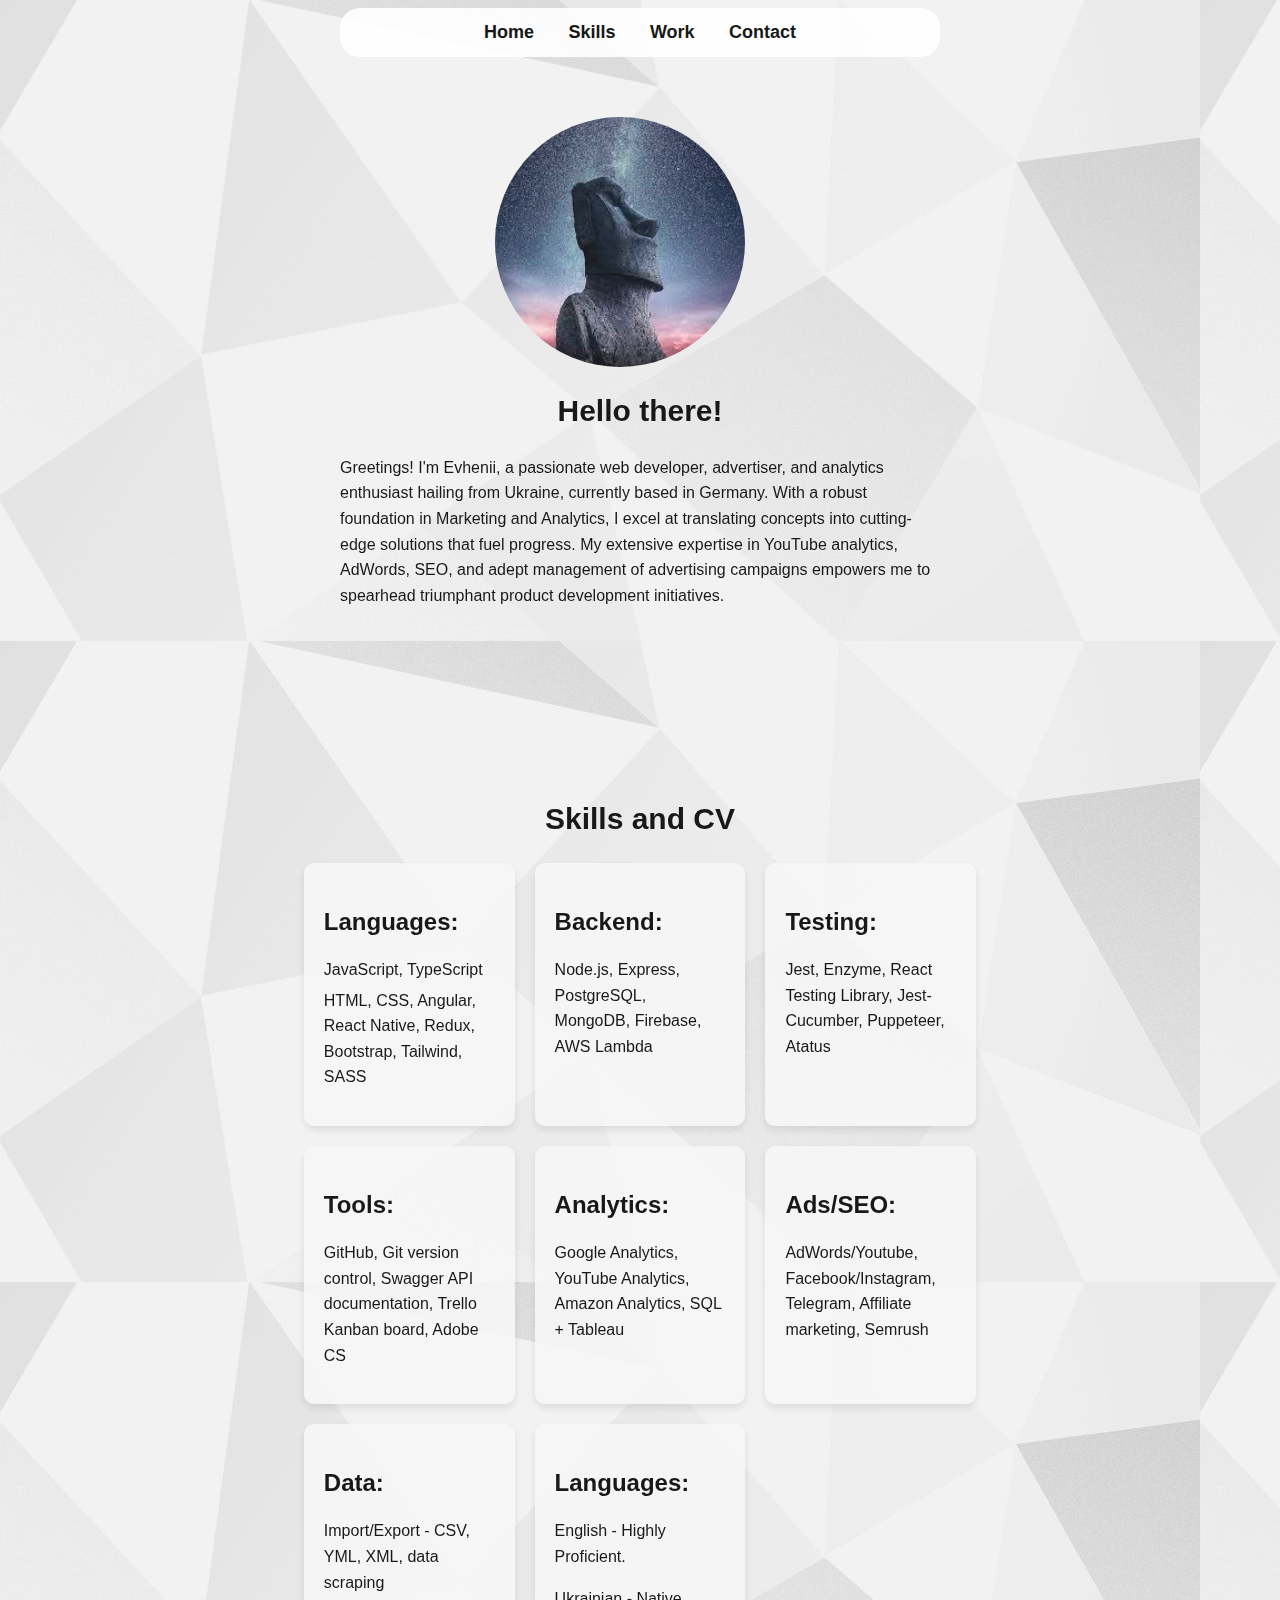
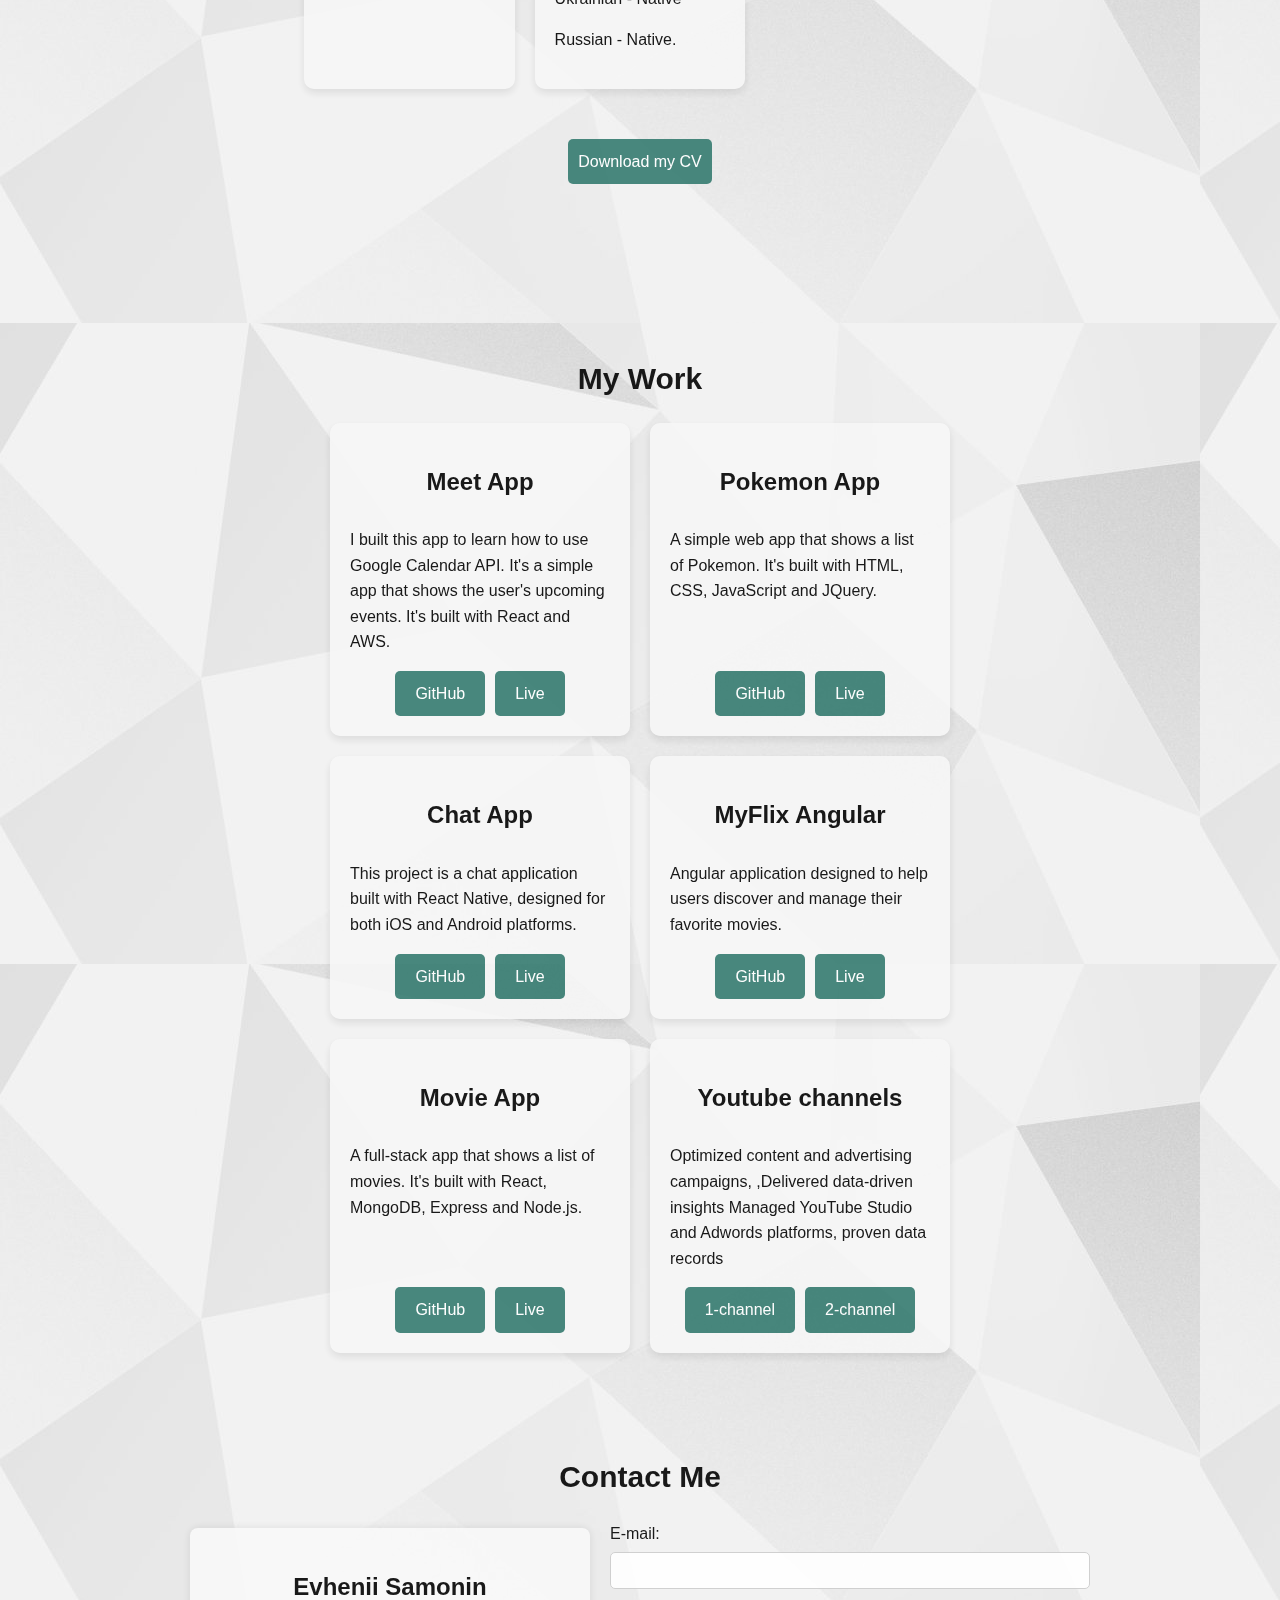
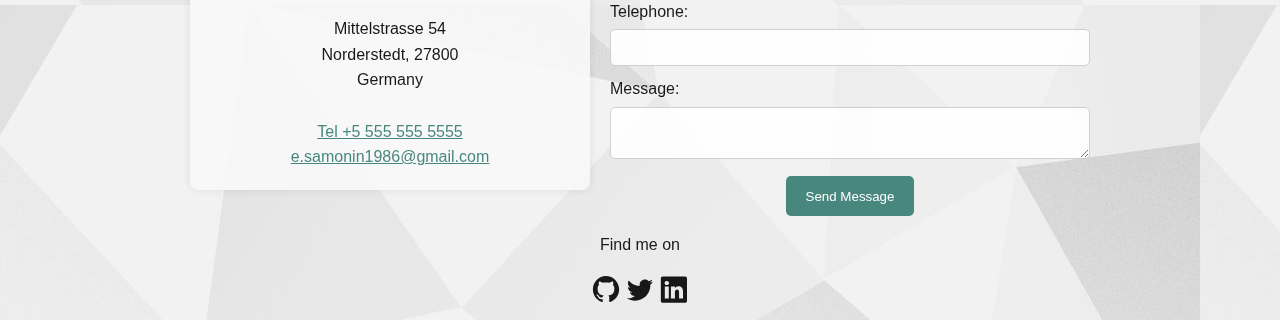
<file: index.html>
<!DOCTYPE html>
<html lang="en">
<head>
    <meta charset="UTF-8">
    <meta name="viewport" content="width=device-width, initial-scale=1.0">
    <title>Evhenii Portfolio Website</title>
    <link rel="stylesheet" type="text/css" href="css/style.production.css">
</head>
<body>
    <!-- Header -->
    <header class="page-header">
        <nav>
            <ul class="navigation-list">
                <li><a href="#home" class="navigation-list__item">Home</a></li>
                <li><a href="#about" class="navigation-list__item">Skills</a></li>
                <li><a href="#work" class="navigation-list__item">Work</a></li>
                <li><a href="#contact" class="navigation-list__item">Contact</a></li>
            </ul>
        </nav>
    </header>

    <!-- Main content -->
    <main>
        <!-- Home Section -->
        <section id="home" class="profile">
            <img src="./img/profile.jpg" class="profile__portrait" alt="Profile picture">
            <article>
                <h1 class="profile__header">Hello there!</h1>
                <p class="profile__text" style="max-width: 600px;">Greetings! I'm Evhenii, a passionate web developer, advertiser, and analytics enthusiast hailing from Ukraine, currently based in Germany. With a robust foundation in Marketing and Analytics, I excel at translating concepts into cutting-edge solutions that fuel progress. My extensive expertise in YouTube analytics, AdWords, SEO, and adept management of advertising campaigns empowers me to spearhead triumphant product development initiatives.</p>


            </article>
        </section>

        <section id="about" class="about">
            <h1>Skills and CV</h1>
            <div class="about-content">
                <div class="about-list">
                    <h2>Languages:</h2>
                    <ul>
                        <li>JavaScript, TypeScript</li>
                        <li>HTML, CSS, Angular, React Native, Redux, Bootstrap, Tailwind, SASS</li>
                    </ul>
                </div>
                <div class="about-list">
                    <h2>Backend:</h2>
                    <ul>
                        <li>Node.js, Express, PostgreSQL, MongoDB, Firebase, AWS Lambda</li>
                    </ul>
                </div>
                <div class="about-list">
                    <h2>Testing:</h2>
                    <ul>
                        <li>Jest, Enzyme, React Testing Library, Jest-Cucumber, Puppeteer, Atatus</li>
                    </ul>
                </div>
                <div class="about-list">
                    <h2>Tools:</h2>
                    <ul>
                        <li>GitHub, Git version control, Swagger API documentation, Trello Kanban board, Adobe CS</li>
                    </ul>
                </div>
                <div class="about-list">
                    <h2>Analytics:</h2>
                    <ul>
                        <li>Google Analytics, YouTube Analytics, Amazon Analytics, SQL + Tableau</li>
                    </ul>
                </div>
                <div class="about-list">
                    <h2>Ads/SEO:</h2>
                    <ul>
                        <li>AdWords/Youtube, Facebook/Instagram, Telegram, Affiliate marketing, Semrush</li>
                    </ul>
                </div>
                <div class="about-list">
                    <h2>Data:</h2>
                    <ul>
                        <li>Import/Export - CSV, YML, XML, data scraping</li>
                    </ul>
                </div>
                <div class="about-list">
                    <h2>Languages:</h2>
                    <ul>
                        <li>
                            <p>English - Highly Proficient.</p>
                            <p>Ukrainian - Native</p>
                            <p>Russian - Native.</p>
                           
                    </ul>
                </div>
            </div>
            <a href="#" class="button about-button" download>Download my CV</a>
        </section>

        <!-- Work Section -->
        <section id="work" class="work">
            <h1>My Work</h1>
            <div class="projects">
                <!-- Project 1 -->
                <div class="project-card">
                    <h2>Meet App</h2>
                    <p>I built this app to learn how to use Google Calendar API. It's a simple app that shows the user's upcoming events. It's built with React and AWS.</p>
                    <div class="buttons">
                        <a href="https://github.com/Userman1986/Met" target="_blank" class="button">GitHub</a>
                        <a href="https://userman1986.github.io/Met/" target="_blank" class="button">Live</a>
                    </div>
                </div>
                <!-- Project 2 -->
                <div class="project-card">
                    <h2>Pokemon App</h2>
                    <p>A simple web app that shows a list of Pokemon. It's built with HTML, CSS, JavaScript and JQuery.</p>
                    <div class="buttons">
                        <a href="#" target="_blank" class="button">GitHub</a>
                        <a href="#" target="_blank" class="button">Live</a>
                    </div>
                </div>
                <!-- Project 3 -->
                <div class="project-card">
                    <h2>Chat App</h2>
                    <p>This project is a chat application built with React Native, designed for both iOS and Android platforms.</p>
                    <div class="buttons">
                        <a href="#" target="_blank" class="button">GitHub</a>
                        <a href="#" target="_blank" class="button">Live</a>
                    </div>
                </div>
                <!-- Project 4 -->
                <div class="project-card">
                    <h2>MyFlix Angular</h2>
                    <p>Angular application designed to help users discover and manage their favorite movies.</p>
                    <div class="buttons">
                        <a href="#" target="_blank" class="button">GitHub</a>
                        <a href="#" target="_blank" class="button">Live</a>
                    </div>
                </div>
                <!-- Project 5 -->
                <div class="project-card">
                    <h2>Movie App</h2>
                    <p>A full-stack app that shows a list of movies. It's built with React, MongoDB, Express and Node.js.</p>
                    <div class="buttons">
                        <a href="https://github.com/Userman1986/myFlix-client" target="_blank" class="button">GitHub</a>
                        <a href="https://myflixappfromevhenii.netlify.app/" target="_blank" class="button">Live</a>
                    </div>
                </div>
                <!-- Project 6 -->
                <div class="project-card">
                    <h2>Youtube channels</h2>
                    <p> Optimized content and advertising campaigns,
                        ,Delivered data-driven insights
                        Managed YouTube Studio and Adwords platforms, proven data records</p>
                    <div class="buttons">
                        <a href="https://www.youtube.com/@SYSTEM-MEDIA/featured" target="_blank" class="button">1-channel</a>
                        <a href="https://www.youtube.com/@SYSTEM-INFO" target="_blank" class="button">2-channel</a>
                    </div>
                </div>
            </div>
        </section>

<!-- Contact Section -->
<section id="contact" class="contact">
    <h1>Contact Me</h1>
    <div class="contact-container">
        <div class="contact-info">
            <h2 id="contact-name">Evhenii Samonin</h2>
            <p>Mittelstrasse 54<br>Norderstedt, 27800<br>Germany<br><br><a href="tel:+5 555 555 5555">Tel +5 555 555 5555</a><br><a href="mailto:e.samonin1986@gmail.com">e.samonin1986@gmail.com</a></p>
        </div>
        <form action="" method="post" class="contact-form" id="contact-form">
            <label class="contact-label" for="contact-email">E-mail: </label>
            <input class="contact-input" type="email" id="contact-email" required>
            <label class="contact-label" for="contact-tel">Telephone: </label>
            <input class="contact-input" type="tel" id="contact-tel" pattern="\{d3}[\-]\{d3}[\-]\{d4}">
            <label class="contact-label" for="contact-message">Message: </label>
            <textarea class="contact-textarea" maxlength="240" id="contact-message" required></textarea>
            <input class="submit-button" type="submit" value="Send Message">
        </form>
    </div>
</section>

    </main>

    <!-- Footer -->
    <footer class="page-footer">
        <p>Find me on</p>
        <section class="social-media">
            <!-- Social Media Icons -->
            <img src="img/github_icon.svg" alt="github">
            <img src="img/twitter_icon.svg" alt="twitter">
            <img src="img/linkedin_icon.svg" alt="linkedin">
        </section>
    </footer>

    <script src="js/scroll.js"></script>
</body>
</html>
</file>
<file: css/style.production.css>
/* Reset */
*,
*::before,
*::after {
    box-sizing: border-box;
}

/* Typography */
body {
    font-family: 'Lato', sans-serif;
    font-weight: 400;
    font-size: 16px;
    line-height: 1.6;
    min-width: 320px;
    background-image: url('../img/BG.jpg');
    background-repeat: repeat; /* Adjust to your preferred repeat option (repeat-x, repeat-y, no-repeat) */
    opacity: 0.9; /* Adjust opacity value as needed */
}

h1 {
    font-size: 30px;
    font-weight: 700;
}

h2 {
    font-size: 24px;
    font-weight: 700;
}

h3 {
    font-size: 18px;
    font-weight: 700;
}

/* Header */
.page-header {
    position: sticky;
    top: 0;
    z-index: 1000;
    background-color: #ffffff;
    padding: 10px 0;
    text-align: center;
    width: calc(100% - 30px); /* Adjust the width to match the menu items */
    max-width: 600px; /* Optional: Set a maximum width for larger screens */
    border-radius: 20px;
    margin: 0 auto; /* Center the header horizontally */
}

.navigation-list {
    margin: 0;
    padding: 0;
    list-style-type: none;
}

.navigation-list li {
    display: inline-block;
    margin: 0 15px;
}

.navigation-list__item {
    text-decoration: none;
    color: #000000;
    font-weight: bold;
    font-size: 18px;
    transition: opacity 0.3s ease;
}

.navigation-list__item:hover {
    opacity: 0.7;
}

/* Mobile Styles */
@media only screen and (max-width: 600px) {
    .page-header {
        border-radius: 0; /* Remove border-radius on mobile */
        top: 0; /* Ensure it's at the top */
        width: 100%; /* Full width on mobile */
    }
}

/* Main Content */
main {
    padding-left: 16px; /* Maintain left padding */
    padding-right: 16px; /* Maintain right padding */
}

/* Profile Section */
.profile {
    display: flex;
    flex-direction: column;
    align-items: center;
    padding-top: 60px;
}

.profile__portrait {
    width: 250px;
    height: auto;
    margin-right: 40px;
    border-radius: 50%;
}

.profile__text {
    flex: 1 1 100px;
}

.profile__text--web {
    background-color: #2c3333;
    color: #a5c9ca;
}
.profile__header {
    font-size: 30px;
    font-weight: 700;
    text-align: center;
    margin-top: 20px; /* Adjust margin top as needed */
}

/* About Section */
.about {
    margin-top: 100px; /* Add margin to the top of the section */
    margin-bottom: 100px; /* Add margin to the bottom of the section */
    padding-top: 50px; /* Add padding to the top of the section */
    display: flex;
    flex-direction: column;
    align-items: center;
}

.about-content {
    display: grid;
    grid-template-columns: repeat(auto-fit, minmax(200px, 1fr));
    grid-gap: 20px;
}

.about-list {
    background-color: #f7f7f7;
    padding: 20px;
    border-radius: 10px;
    box-shadow: 0 4px 8px rgba(0, 0, 0, 0.1);
    transition: transform 0.3s ease;
}

.about-list:hover {
    transform: translateY(-5px);
}

.about-list ul {
    list-style-type: none;
    padding: 0;
}

.about-list h2 {
    font-size: 24px;
    margin-bottom: 10px;
}

.about-list li {
    font-size: 16px;
    margin-bottom: 5px;
}

.about-button {
    margin-top: 50px; /* Move the button down */
}

/* Work Section */
.work {
    margin-top: 100px; /* Add margin to the top of the section */
    margin-bottom: 100px; /* Add margin to the bottom of the section */
    padding-top: 50px; /* Add padding to the top of the section */
    display: flex;
    flex-direction: column;
    align-items: center;
}

.projects {
    display: grid;
    grid-template-columns: repeat(2, minmax(0, 1fr)); /* Two cards per row */
    grid-gap: 20px;
    justify-content: center;
}

.project-card {
    background-color: #f7f7f7; /* Match background color with the about section */
    padding: 20px;
    border-radius: 10px; /* Match border radius with the about section */
    box-shadow: 0 4px 8px rgba(0, 0, 0, 0.1);
    transition: transform 0.3s ease;
    display: flex;
    flex-direction: column;
    max-width: 300px; /* Set maximum width to 300px */
    width: 100%; /* Ensure cards fill the available space */
}

.project-card:hover {
    transform: translateY(-5px);
}

/* Adjust text size for consistency */
.project-card h2 {
    font-size: 24px; /* Match font size with the about section */
    margin-bottom: 10px;
    text-align: center; /* Center align the text */
}

.project-card p {
    font-size: 16px; /* Match font size with the about section */
    flex-grow: 1; /* Allow the description to grow */
}

.project-card .buttons {
    display: flex;
    justify-content: center;
    margin-top: auto; /* Push buttons to the bottom */
}

.project-card .buttons a {
    display: inline-block;
    margin: 0 5px; /* Adjust margin between buttons */
    background-color: #357b70; /* Match button background color */
    color: white; /* Match button text color */
    padding: 10px 20px; /* Match button padding */
    border-radius: 5px;
    text-decoration: none;
    transition: background-color 0.3s ease;
}

.project-card .buttons a:hover {
    background-color: #489c79; /* Darken button color on hover */
}

/* Contact Section */
.contact {
    margin-top: 100px; /* Add margin to the top of the section */
    margin-bottom: 100px; /* Add margin to the bottom of the section */
    max-width: 900px;
    margin: 0 auto; /* Center horizontally */
    text-align: center;
}

.contact-container {
    display: flex;
    flex-direction: column;
    align-items: center;
}

.contact-info {
    width: 100%;
    max-width: 400px;
    padding: 20px;
    background-color: #f9f9f9;
    border-radius: 8px;
    box-shadow: 0px 0px 10px rgba(0, 0, 0, 0.1);
    margin-bottom: 20px;
}

.contact-info h2 {
    margin-bottom: 10px;
}

.contact-info p {
    margin: 0;
}

.contact-form {
    width: 100%;
}

.contact-label {
    display: block;
    text-align: left;
    margin-bottom: 5px;
}

.contact-input,
.contact-textarea {
    width: 100%;
    padding: 10px;
    margin-bottom: 10px;
    border: 1px solid #ccc;
    border-radius: 5px;
}

.submit-button {
    background-color: #357b70;
    color: white;
    border: none;
    padding: 12px 20px;
    border-radius: 5px;
    cursor: pointer;
    transition: background-color 0.3s ease;
    height: 40px !important; /* Adjusted height */
}

.submit-button:hover {
    background-color: #489c79;
}

.submit-button:focus {
    outline: none; /* Remove default focus outline */
}

@media only screen and (min-width: 768px) {
    .contact-container {
        flex-direction: row;
        justify-content: center;
    }

    .contact-info {
        margin-right: 20px;
    }
}

/* Footer */
.page-footer {
    display: flex;
    flex-direction: column;
    align-items: center;
}

/* Links */
a {
    color: #357b70;
    transition: 0.5s opacity;
}

a:hover,
a:focus {
    text-decoration: none;
    opacity: 0.6;
}

a:active {
    color: #489c79;
}

/* Buttons */
.button {
    border: none;
    display: inline-block;
    font-family: inherit;
    background-color: #357b70;
    color: white;
    text-decoration: none;
    padding: 10px;
    border-radius: 5px;
    transition: background-color 0.3s ease;
}

.button:hover {
    background-color: #489c79;
}

.button:focus {
    outline: none; /* Remove default focus outline */
    opacity: 0.8;
}
</file>
